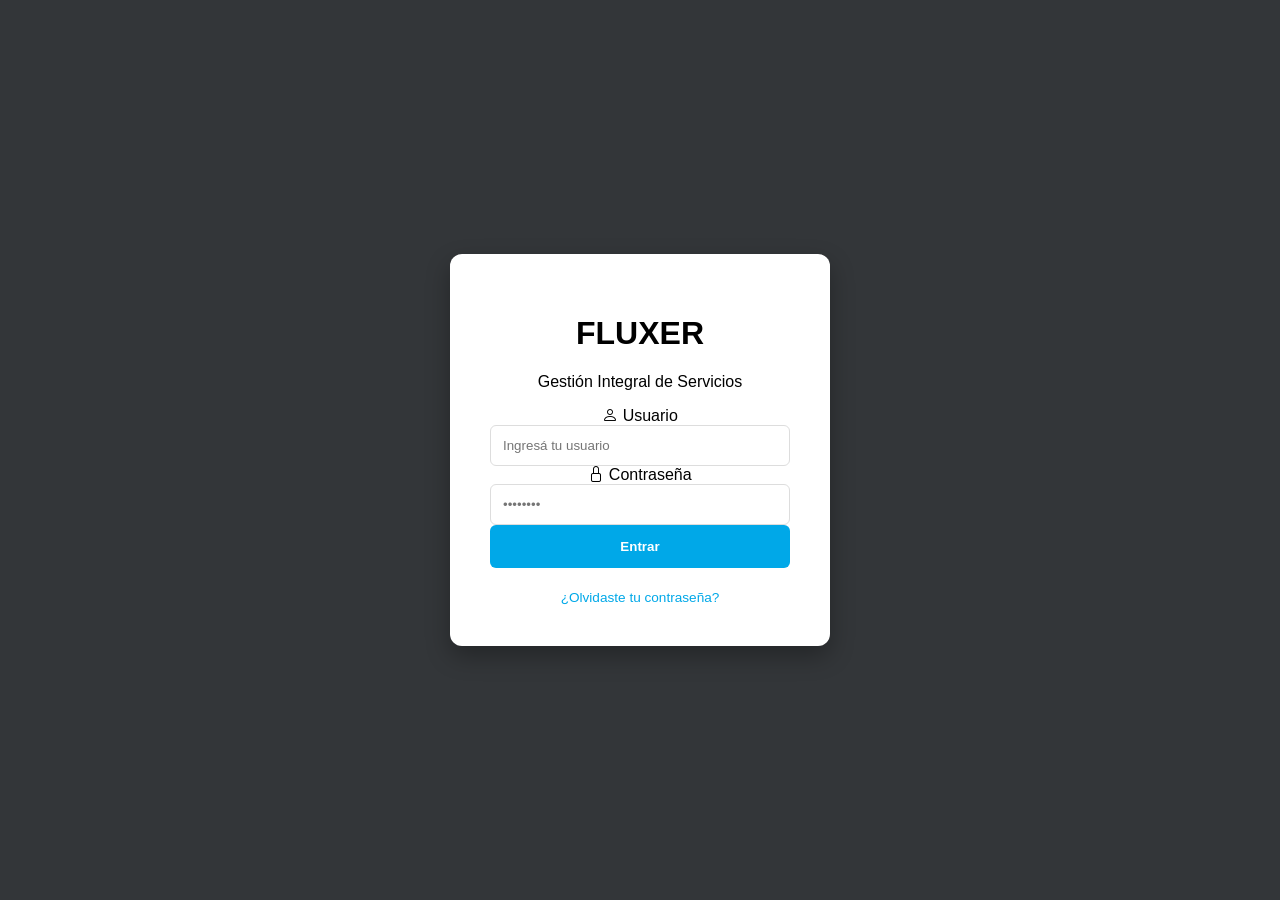
<file: index.html>
<!DOCTYPE html>
<html lang="es">
<head>
    <meta charset="UTF-8">
    <meta name="viewport" content="width=device-width, initial-scale=1.0">
    <title>Fluxer - Iniciar Sesión</title>
    <link rel="stylesheet" href="css/login.css">
    <link rel="stylesheet" href="https://cdn.jsdelivr.net/npm/bootstrap-icons@1.11.1/font/bootstrap-icons.css">
</head>
<body>
    <div class="login-container">
        <div class="login-box">
            <div class="login-header">
                <h1>FLUXER</h1>
                <p>Gestión Integral de Servicios</p>
            </div>
            
            <form action="pages/dashboard.html" method="GET">
                <div class="input-group">
                    <label for="user"><i class="bi bi-person"></i> Usuario</label>
                    <input type="text" id="user" placeholder="Ingresá tu usuario" required>
                </div>
                
                <div class="input-group">
                    <label for="password"><i class="bi bi-lock"></i> Contraseña</label>
                    <input type="password" id="password" placeholder="••••••••" required>
                </div>

                <button type="button"class="btn-login"onclick="window.location.href='pages/dashboard.html'">Entrar</button>

                <div class="login-footer">
                    <a href="#">¿Olvidaste tu contraseña?</a>
                </div>
            </form>

        </div>
    </div>
</body>
</html>
</file>
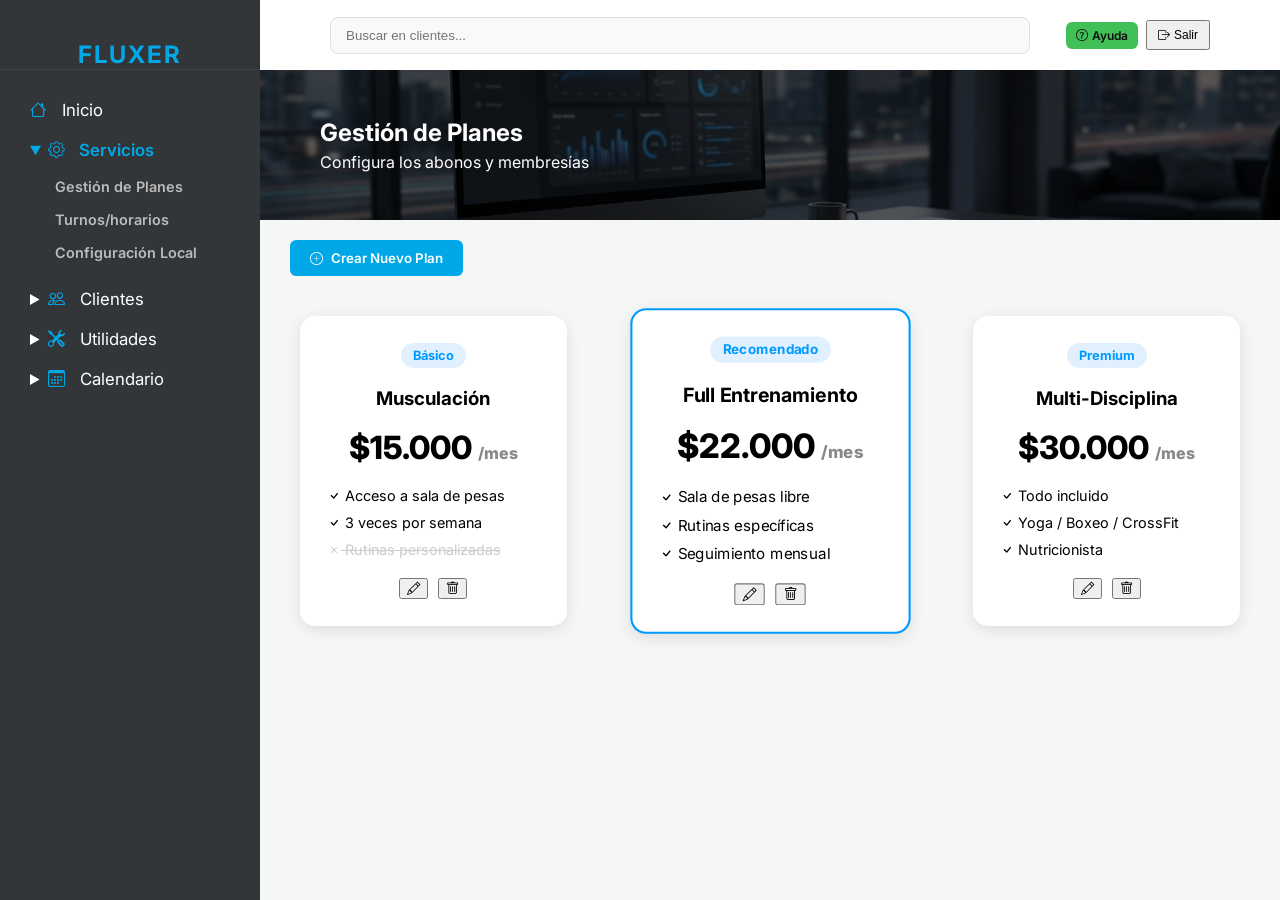
<file: pages/servicios/GestionPlanes.html>
<!DOCTYPE html>
<html lang="es">
<head>
    <meta charset="UTF-8">
    <meta name="viewport" content="width=device-width, initial-scale=1.0">
    <title>Fluxer - Gestión de Planes</title>
    <link rel="stylesheet" href="../../css/style.css">
    <link rel="stylesheet" href="../../css/Servicios/gestion_planes.css">
    <link rel="stylesheet" href="../../css/clientes/formularios_clientes.css">
    <link rel="stylesheet" href="https://cdn.jsdelivr.net/npm/bootstrap-icons@1.11.1/font/bootstrap-icons.css">
</head>
<body>

    <nav class="topbar">
        <button id="menu-toggle" class="hamburger-btn">
            <i class="bi bi-list"></i>
        </button>

        <div class="search-bar">
            <input type="text" placeholder="Buscar en clientes...">
        </div>
        
        <div class="user-actions">
            <button class="btn-help" onclick="openHelp()"><i class="bi bi-question-circle"></i> Ayuda</button>
            <button class="btn-logout" onclick="window.location.href='../../index.html'"><i class="bi bi-box-arrow-right"></i> Salir</button>
        </div>
    </nav>

    <aside class="sidebar">
        <div class="logo">
            <h2>FLUXER</h2>
        </div>
        <ul class="nav-links">
            <li onclick="window.location.href='../dashboard.html'" style="cursor: pointer;">
                <i class="bi bi-house"></i> Inicio
            </li>
            <li class="active">
                <details open>
                    <summary><i class="bi bi-gear"></i> Servicios</summary>
                    <ul class="submenu">
                        <li onclick="window.location.href='GestionPlanes.html'" style="cursor: pointer;" class="active-link">Gestión de Planes</li>
                        <li onclick="window.location.href='horarios.html'" style="cursor: pointer;">Turnos/horarios</li>
                        <li onclick="window.location.href='ConfiguracionLocal.html'" style="cursor: pointer;">Configuración Local</li>
                    </ul>
                </details>
            </li>
            <li>
                <details>
                    <summary><i class="bi bi-people"></i> Clientes</summary>
                    <ul class="submenu">
                        <li onclick="window.location.href='../clientes/Profesionales.html'" style="cursor: pointer;">Profesionales</li>
                        <li onclick="window.location.href='../clientes/CrearClientes.html'" style="cursor: pointer;">Crear Cliente</li>
                        <li onclick="window.location.href='../clientes/ClienteTotales.html'" style="cursor: pointer;">Clientes</li>
                        <li onclick="window.location.href='../clientes/Morosos.html'" style="cursor: pointer;">Morosos</li>
                        <li onclick="window.location.href='../clientes/abonos.html'" style="cursor: pointer;">Ver Planes</li>
                    </ul>
                </details>
            </li>
            <li>
                <details>
                    <summary><i class="bi bi-tools"></i> Utilidades</summary>
                    <ul class="submenu">
                        <li onclick="window.location.href='../utilidades/CategoriasEtiquetas.html'" style="cursor: pointer;">Categorias/Etiquetas</li>
                        <li onclick="window.location.href='../utilidades/Pagos.html'" style="cursor: pointer;">Medios de Pago</li>
                        <li onclick="window.location.href='../utilidades/Feriados.html'" style="cursor: pointer;">Feriados / Días No Laborales</li>
                    </ul>
                </details>
            </li>
            <li>
                <details>
                    <summary><i class="bi bi-calendar3"></i> Calendario</summary>
                    <ul class="submenu">
                        <li onclick="openCalendar()" style="cursor: pointer;">Mensual</li>
                    </ul>
                </details>
            </li>
        </ul>
    </aside>

    <main class="main-content">
        <section id="content-header" style="min-height: 100px; height: 150px; justify-content: center;">
            <h1 id="main-title" style="color: white; text-align: left; margin: 0;">Gestión de Planes</h1>
            <p style="color: white; margin: 5px 0 0 0;">Configura los abonos y membresías</p>
            <img src="../../img/welcome-background.png" alt="Fondo" style="height: 100%;">
        </section>

        <div style="padding: 20px 30px;">
            <button class="btn-primary" style="width: auto; height: auto; padding: 10px 20px;" onclick="openModalNuevoPlan()">
                <i class="bi bi-plus-circle"></i> Crear Nuevo Plan
            </button>
        </div>

        <div class="cuadricula-planes">
            <div class="tarjeta-plan">
                <div class="etiqueta-plan">Básico</div>
                <h3>Musculación</h3>
                <p class="precio">$15.000 <span>/mes</span></p>
                <ul class="caracteristicas-plan">
                    <li><i class="bi bi-check"></i> Acceso a sala de pesas</li>
                    <li><i class="bi bi-check"></i> 3 veces por semana</li>
                    <li class="deshabilitado"><i class="bi bi-x"></i> Rutinas personalizadas</li>
                </ul>
                <div class="acciones-plan">
                    <button class="btn-edit"><i class="bi bi-pencil"></i></button>
                    <button class="btn-delete"><i class="bi bi-trash"></i></button>
                </div>
            </div>

            <div class="tarjeta-plan destacado">
                <div class="etiqueta-plan">Recomendado</div>
                <h3>Full Entrenamiento</h3>
                <p class="precio">$22.000 <span>/mes</span></p>
                <ul class="caracteristicas-plan">
                    <li><i class="bi bi-check"></i> Sala de pesas libre</li>
                    <li><i class="bi bi-check"></i> Rutinas específicas</li>
                    <li><i class="bi bi-check"></i> Seguimiento mensual</li>
                </ul>
                <div class="acciones-plan">
                    <button class="btn-edit"><i class="bi bi-pencil"></i></button>
                    <button class="btn-delete"><i class="bi bi-trash"></i></button>
                </div>
            </div>

            <div class="tarjeta-plan premium">
                <div class="etiqueta-plan">Premium</div>
                <h3>Multi-Disciplina</h3>
                <p class="precio">$30.000 <span>/mes</span></p>
                <ul class="caracteristicas-plan">
                    <li><i class="bi bi-check"></i> Todo incluido</li>
                    <li><i class="bi bi-check"></i> Yoga / Boxeo / CrossFit</li>
                    <li><i class="bi bi-check"></i> Nutricionista</li>
                </ul>
                <div class="acciones-plan">
                    <button class="btn-edit"><i class="bi bi-pencil"></i></button>
                    <button class="btn-delete"><i class="bi bi-trash"></i></button>
                </div>
            </div>
        </div>
    </main>

    <!-- Modal de Nuevo Plan estandarizado -->
    <div id="modalNuevoPlan" class="modal-overlay">
        <div class="modal-content">
            <div class="modal-header">
                <h2><i class="bi bi-plus-circle"></i> Crear Nuevo Plan</h2>
                <button class="close-modal" onclick="closeModalNuevoPlan()">&times;</button>
            </div>
            
            <div class="modal-body">
                <form onsubmit="alert('¡Plan creado con éxito!'); closeModalNuevoPlan(); return false;">
                    <div class="cuadricula-form">
                        <div class="grupo-entrada">
                            <label for="nombre_plan">Nombre del Plan</label>
                            <input type="text" id="nombre_plan" placeholder="Ej: Musculación Full" required>
                        </div>
                        <div class="grupo-entrada">
                            <label for="badge_plan">Etiqueta</label>
                            <input type="text" id="badge_plan" placeholder="Ej: Básico, Recomendado...">
                        </div>
                        <div class="grupo-entrada">
                            <label for="precio_plan">Precio Mensual</label>
                            <input type="text" id="precio_plan" placeholder="$ 0.00" required>
                        </div>
                        <div class="grupo-entrada">
                            <label for="frecuencia_plan">Frecuencia</label>
                            <select id="frecuencia_plan">
                                <option value="mensual">Mensual</option>
                                <option value="trimestral">Trimestral</option>
                                <option value="anual">Anual</option>
                            </select>
                        </div>
                        <div class="grupo-entrada full-width">
                            <label for="caracteristicas_plan">Características (una por línea)</label>
                            <textarea id="caracteristicas_plan" rows="4" placeholder="Ej: Acceso a pesas..."></textarea>
                        </div>
                    </div>

                    <div class="pie-formulario">
                        <button type="button" class="btn-secondary" onclick="closeModalNuevoPlan()">Cancelar</button>
                        <button type="submit" class="btn-primary">Guardar Plan</button>
                    </div>
                </form>
            </div>
        </div>
    </div>

    <script src="../../js/calendario-modal.js"></script>
    <script src="../../js/help.js"></script>
    <script>
        function openModalNuevoPlan() {
            document.getElementById('modalNuevoPlan').style.display = 'flex';
        }

        function closeModalNuevoPlan() {
            document.getElementById('modalNuevoPlan').style.display = 'none';
        }

        window.onclick = function(event) {
            const modal = document.getElementById('modalNuevoPlan');
            const calModal = document.getElementById('calendarModal');
            if (event.target == modal) closeModalNuevoPlan();
            if (event.target == calModal) closeCalendar();
        }
    </script>
    <script>
        // LÓGICA HAMBURGUESA
        const menuToggle = document.getElementById('menu-toggle');
        const sidebar = document.querySelector('.sidebar');

        menuToggle.addEventListener('click', () => {
            sidebar.classList.toggle('active');
        });

        // Cerrar al tocar el main
        document.querySelector('.main-content').addEventListener('click', () => {
            sidebar.classList.remove('active');
        });

        // LÓGICA MODALES
        function openModalNuevoPlan() {
            document.getElementById('modalNuevoPlan').style.display = 'flex';
        }

        function closeModalNuevoPlan() {
            document.getElementById('modalNuevoPlan').style.display = 'none';
        }

        window.onclick = function(event) {
            const modal = document.getElementById('modalNuevoPlan');
            const calModal = document.getElementById('calendarModal');
            if (event.target == modal) closeModalNuevoPlan();
            if (event.target == calModal) closeCalendar();
        }
    </script>
</body>
</html>
</file>
<file: css/login.css>
:root {
    --primary-dark: #333639;
    --accent-blue: #00a8e8;
    --white: #ffffff;
}

body, html {
    margin: 0;
    padding: 0;
    height: 100%;
    width: 100%;
    overflow: hidden; 
}

body {
    font-family: 'Segoe UI', sans-serif;
    background-color: var(--primary-dark);
    display: flex;
    justify-content: center;
    align-items: center;    
}

.login-container {
    display: flex;
    justify-content: center;
    align-items: center;
    width: 100%;
    padding: 20px;
    box-sizing: border-box;
}

.login-box {
    background-color: var(--white);
    padding: 40px;
    border-radius: 12px;
    box-shadow: 0 10px 25px rgba(0,0,0,0.3);
    width: 100%;       
    max-width: 380px;  
    text-align: center;
    box-sizing: border-box; 
}

/* --- ESTILOS INTERNOS --- */

.input-group input { 
    width: 100%; 
    padding: 12px; 
    border: 1px solid #ddd; 
    border-radius: 6px; 
    box-sizing: border-box; 
    outline: none;
}

.input-group input:focus { border-color: var(--accent-blue); }

.btn-login {
    width: 100%;
    padding: 14px;
    background-color: var(--accent-blue);
    color: white;
    border: none;
    border-radius: 6px;
    font-weight: bold;
    cursor: pointer;
    transition: background 0.3s;
}
.btn-login:hover { background-color: #0086ba; }

.login-footer { margin-top: 20px; }
.login-footer a { color: var(--accent-blue); font-size: 0.85rem; text-decoration: none; }





/* --- RESPONSIVE --- */

@media (max-width: 480px) {
    .login-box {
        padding: 30px 20px;
    }
}
</file>
<file: css/style.css>
@import url('https://fonts.googleapis.com/css2?family=Inter:wght@400;500;600;700&display=swap');

* {
    box-sizing: border-box;
}

:root {
    --primary-dark: #333639; /* Gris Grafito */
    --accent-blue: #00a8e8;  /* Celeste Fluxer */
    --bg-light: #f4f7f6;     
    --white: #ffffff;
    --sidebar-width: 260px;
}

body {
    margin: 0;
    font-family: 'Inter', sans-serif;
    background-color: var(--bg-light);
    display: grid;
    grid-template-columns: var(--sidebar-width) 1fr;
    grid-template-rows: 70px 1fr 40px; 
    grid-template-areas: 
        "aside nav"
        "aside main"
        "aside footer";
    min-height: 100vh;
}

/* --- BARRA LATERAL (SIDEBAR) --- */

.sidebar {
    grid-area: aside;
    background-color: var(--primary-dark);
    position: sticky;
    top: 0;
    min-height: 100vh;
}

.logo {
    position: sticky;
    top: 0;
    background-color: var(--primary-dark);
    z-index: 10;
    padding-top: 20px; 
}

.topbar {
    background-color: var(--white);
    display: flex;
    justify-content: space-between;
    align-items: center;
    padding: 15px 30px; 
    box-shadow: 0 2px 5px rgba(0,0,0,0.05);
    position: sticky;
    top: 0;
    z-index: 1000; 
    width: 100%;
    box-sizing: border-box; 
}

.sidebar .logo h2 {
    color: var(--accent-blue);
    text-align: center;
    letter-spacing: 2px;
    border-bottom: 1px solid #444;
    padding-bottom: 0px;
    margin-bottom: 20px;
}

.nav-links {
    list-style: none;
    color:white;
    padding-left: 15px;

}

/* Ajuste para que el submenú no se corra a la derecha */

.nav-links li {
    display: block; 
    padding: 10px 15px;
    font-size: 1.05rem;
    cursor: pointer;
    transition: 0.3s;
}

.nav-links li i {
    margin-right: 10px;
    color: var(--accent-blue);
}

.nav-links li:hover {
    background-color: rgba(255, 255, 255, 0.05);
    border-radius: 8px;
}

.nav-links .active {
    color: var(--accent-blue);
    font-weight: 600;
}

/* Submenú corregido */

.submenu {
    list-style: none;
    padding-left: 25px;
    margin-top: 10px;
}

.submenu li {
    font-size: 0.9rem;
    color: #bbb;
    padding: 8px 0;
}

.submenu li:hover {
    color: white;
    background: none;
}

/* --- NAVBAR Y BUSCADOR --- */

.topbar {
    grid-area: nav;
    background-color: var(--white);
    display: flex;
    justify-content: space-between;
    align-items: center;
    padding: 0 70px;
    box-shadow: 0 2px 5px rgba(0,0,0,0.05);
    position: sticky;
    top: 0;
    z-index: 1000;
}

.search-bar {
    width: 700px;
}

.search-bar input {
    width: 100%;
    padding: 10px 15px;
    border: 1px solid #e0e0e0;
    border-radius: 8px;
    background-color: #f8f9fa;
    outline: none;
}

.user-actions button {
    display: flex;
    align-items: center;
    justify-content: center;
    padding: 6px 10px;
    white-space: nowrap; 
    font-size: 0.75rem;
    gap: 4px;
}
.user-actions {
    display: flex !important;
    flex-direction: row !important; 
    align-items: center;
    gap: 8px; 
    flex-shrink: 0; 
}
/* --- MAIN CONTENT Y BANNER --- */

.main-content {
    grid-area: main;
    padding: 0; 
    overflow-y: auto;
    overflow-x: hidden;
    display: flex;
    flex-direction: column;
}

/* Imagen al 100% de ancho, más alta y sin bordes */ 

#content-header {
    position: relative;
    width: 100%; 
    min-height: 400px;
    height: 400px; 
    margin: 0; 
    display: flex;
    flex-direction: column;
    justify-content: center;
    padding-left: 60px;
    color: white;
    overflow: hidden;
}

#content-header img {
    position: absolute;
    top: 0;
    left: 0;
    width: 100%;
    height: 150%;
    object-fit: cover;
    z-index: -1;
    filter: brightness(0.4);
    
}

/* --- CARDS --- */

.dashboard-grid {
    display: flex;
    flex-wrap: wrap;
    align-items: center;
    justify-content: center;
    gap: 100px;
    padding: 35px; 
}

.card {
    flex: 0 1 280px; 
    height: 160px;    
    background-color: var(--primary-dark);
    color: white;
    padding: 40px;
    border-radius: 15px;
    display: flex;
    align-items: center;
    gap: 30px;
    box-shadow: 0 10px 25px rgba(0,0,0,0.2);
    transition: 0.3s;
}

.card:hover {
    transform: translateY(-5px);
    box-shadow: 0 15px 30px rgba(0,0,0,0.3);
}

.card i {
    font-size: 3rem;
    color: var(--accent-blue);
}

.card .stat {
    font-size: 1.8rem;
    font-weight: 700;
    display: block;
}

.card h3 {
    margin: 0;
    font-size: 0.9rem;
    color: #bbb;
    font-weight: 400;
}

.recent-activity {
    margin-top: 40px;
    padding: 0 30px; 
}

.data-table {
    width: 100%;
    border-collapse: collapse;
    background: white;
    border-radius: 10px;
    overflow: hidden;
    box-shadow: 0 4px 12px rgba(0,0,0,0.05);
}

.data-table th, .data-table td {
    padding: 15px 20px;
    text-align: left;
    border-bottom: 1px solid #eee;
}

.data-table th {
    background-color: #f8f9fa;
    color: var(--primary-dark);
    font-weight: 600;
}

/* Badges de colores para los estados */

.badge {
    padding: 6px 12px;
    border-radius: 50px;
    font-size: 0.85rem;
    font-weight: 500;
    display: inline-block;
    text-align: center;
}

.badge-pending { background: #fff4e6; color: #fd7e14; }
.badge-success { background: #ebfbee; color: #40c057; }


/* --- calendario --- */


.modal-overlay {
    display: none; 
    position: fixed;
    top: 0;
    left: 0;
    width: 75%;
    height: 100%;
    background: rgba(0, 0, 0, 0.6);
    z-index: 9999; /* Por encima de todo */
    backdrop-filter: blur(5px); 
}

/* La caja blanca del calendario */

.modal-content {
    position: relative;
    background: white;
    width: 80%;
    max-width: 1000px;
    margin: 50px auto;
    padding: 20px;
    border-radius: 15px;
    box-shadow: 0 10px 30px rgba(0,0,0,0.3);
    animation: fadeIn 0.3s ease-out;
}

.modal-header {
    display: flex;
    justify-content: space-between;
    align-items: center;
    margin-bottom: 15px;
    border-bottom: 1px solid #eee;
    padding-bottom: 10px;
}

.close-modal {
    background: none;
    border: none;
    font-size: 2rem;
    cursor: pointer;
    color: #666;
}

@keyframes fadeIn {
    from { transform: translateY(-20px); opacity: 0; }
    to { transform: translateY(0); opacity: 1; }
}


/* --- FOOTER --- */

.app-footer {
    grid-area: footer;
    background: var(--white);
    display: flex;
    justify-content: space-between;
    align-items: center;
    padding: 0 20px;
    font-size: 0.8rem;
    color: #888;
    border-top: 1px solid #ddd;
}

.status-online {
    color: #28a745;
    margin-left: 10px;
}

/* --- ESTILOS ADICIONALES PARA FORMULARIOS DE AYUDA --- */

.help-form {
    display: flex;
    flex-direction: column;
    gap: 15px;
}
.btn-help {
    background: #40c057;
    color: rgb(14, 13, 13);
    border: none;
    border-radius: 5%;
}

.help-form .form-group {
    display: flex;
    flex-direction: column;
    gap: 5px;
}

.help-form label {
    font-weight: 600;
    font-size: 0.9rem;
    color: #444;
}

.help-form input, 
.help-form select, 
.help-form textarea {
    padding: 10px;
    border: 1px solid #ddd;
    border-radius: 8px;
    font-family: inherit;
    font-size: 0.95rem;
}

.help-form textarea {
    resize: vertical;
}

.btn-submit-help {
    background-color: var(--accent-blue);
    color: white;
    background: #40c057;
    border: none;
    padding: 12px;
    border-radius: 8px;
    font-weight: 600;
    cursor: pointer;
    transition: 0.3s;
    margin-top: 10px;
}

.btn-submit-help:hover {
    background-color: #0086bc;
    transform: translateY(-2px);
}

/*-- Responsive  */
@media (max-width: 1100px) {
    .search-bar {
        width: 400px;
    }
    .dashboard-grid {
        gap: 40px; 
    }
}

/* 2. TABLETS (Menos de 768px) - Punto de quiebre crítico */

@media (max-width: 768px) {
    body {
        grid-template-columns: 70px 1fr; 
        grid-template-areas: 
            "aside nav"
            "aside main"
            "aside footer";
    }

    :root {
        --sidebar-width: 70px;
    }
    
    .sidebar {
        width: 70px;
        min-width: 70px;
        text-align: center;
    }

    .sidebar .logo h2, 
    .nav-links li span, 
    .nav-links li summary {
        display: none; 
    }

    /* iconos centrados */
    .nav-links {
        padding-left: 0;
    }


    .nav-links li i {
        margin-right: 0;
        font-size: 1.6rem; 
    }


    .submenu {
        padding-left: 0;
    }

    /* --- TOPBAR  --- */
    .topbar {
        padding: 0 15px;
    }

    .search-bar {
        width: 100%; 
        max-width: 250px;
    }

    /* --- CONTENIDO --- */

    .dashboard-grid {
        grid-template-columns: 1fr;
        gap: 20px;
        padding: 20px;
    }

    .card {
        flex: 1 1 100%;
        height: auto;
        padding: 25px;
    }

    #content-header {
        height: 250px;
        min-height: 250px;
        padding-left: 20px;
    }
}


@media screen and (min-width: 480px) and (max-width: 768px) {
    body {
        /*  sidebar fija para que no se oculte */
        grid-template-columns: 180px 1fr; 
        grid-template-areas: 
            "aside nav"
            "aside main"
            "aside footer";
    }

    .sidebar {
        grid-area: aside;
        width: 180px !important;
        min-width: 180px !important;
        display: flex !important;
        flex-direction: column;
        overflow-y: auto;
        background-color: var(--primary-dark);
    }

    /*  BOTONES MÁS JUNTOS */

    .nav-links {
        display: block !important;
        padding: 5px; 
    }

    .nav-links li {
        display: block !important;
        margin-bottom: 2px; 
    }

    .nav-links li a, 
    .nav-links li summary {
        display: flex !important;
        align-items: center;
        padding: 8px 10px; 
        font-size: 0.85rem; 
        color: white;
    }

    .nav-links li i {
        font-size: 1.1rem;
        margin-right: 8px;
        min-width: 20px;
        color: var(--accent-blue);
    }

    /* ---CARDS MÁS CHICAS--- */

    .dashboard-grid {
        display: grid;
        grid-template-columns: repeat(2, 1fr);
        gap: 12px; 
        padding: 15px;
    }

    .card {
        min-width: 0;
        height: 90px; 
        padding: 10px;
        display: flex;
        align-items: center; 
        gap: 10px;
    }

    .card i {
        font-size: 1.5rem;
    }

    .card .stat {
        font-size: 1.1rem;
        margin: 0;
    }

    .card h3 {
        font-size: 0.7rem;
        margin-bottom: 0;
    }

    /* --- TABLA CON DESPLAZAMIENTO --- */

    .recent-activity {
        width: 100%;
        overflow-x: auto; 
        -webkit-overflow-scrolling: touch; 
        border: 1px solid #eee;
        border-radius: 8px;
        margin-top: 15px;
        background-color: white;
    }

    .recent-activity table {
        width: 100%;
        min-width: 550px; 
        border-collapse: collapse;
    }

    .recent-activity th, 
    .recent-activity td {
        padding: 10px;
        white-space: nowrap; 
        font-size: 0.85rem;
    }

    .main-content {
        min-width: 0;
        overflow-x: hidden; 
    }
    
    .topbar {
        padding: 0 10px;
    }

    #content-header {
        height: 160px;
        min-height: 160px;
    }
}


#menu-toggle {
    display: none;
}

#menu-toggle {
    display: none;
}

@media screen and (max-width: 480px) {
    body {
        grid-template-columns: 1fr !important;
        grid-template-rows: auto 1fr auto !important;
        grid-template-areas: 
            "nav"
            "main"
            "footer" !important;
        overflow-x: hidden;
    }

    /* ---  MENÚ LATERAL COMPACTO  --- */

    .sidebar {
        position: fixed !important;
        top: 0;
        left: -220px; /* Escondida fuera de pantalla */
        width: 220px !important;
        height: 100vh !important;
        z-index: 2000;
        transition: 0.3s ease-in-out;
        display: flex !important;
        flex-direction: column !important;
        background-color: var(--primary-dark);
        box-shadow: 5px 0 15px rgba(0,0,0,0.5);
        overflow-y: auto !important;
    }

    /* Clase con JavaScript */

    .sidebar.active {
        left: 0 !important;
    }

    .sidebar .logo {
        display: block !important;
        padding: 20px 25px !important; 
        text-align: left !important;
        border-bottom: 1px solid rgba(255,255,255,0.1);
    }

    .sidebar .logo h2 {
        font-size: 1.2rem !important;
        margin: 0;
    }

    /* --- NAVEGACIÓN: ALINEADA A LA IZQUIERDA --- */

    .nav-links {
        display: flex !important;
        flex-direction: column !important;
        padding: 15px 0 !important;
        gap: 5px;
    }

    .nav-links li {
        width: 100%;
        display: flex !important;
        align-items: center;
        padding: 12px 25px !important; /* Margen  izquierdo */
        text-align: left !important;
        justify-content: flex-start !important;
    }

    /* Estilo para los textos dentro del menú lateral */

    .nav-links li span,
    .nav-links li summary {
        display: inline-block !important; 
        color: white !important;
        margin-left: 12px;
        font-size: 0.95rem;
        cursor: pointer;
    }

    .nav-links li i {
        font-size: 1.4rem !important;
        color: var(--accent-blue) !important;
        min-width: 25px;
    }

    /* Submenús */
    .submenu {
        display: block !important;
        padding-left: 45px !important; /* Sangría  */
        margin-top: 5px;
        list-style: none;
    }

    .submenu li {
        padding: 8px 0 !important;
        font-size: 0.85rem !important;
        border: none !important;
    }

    /* --- TOPBAR: FIJA CON HAMBURGUESA --- */
    
    .topbar {
        grid-area: nav;
        display: flex !important;
        justify-content: space-between;
        align-items: center;
        padding: 0 15px !important;
        background: var(--primary-dark);
        position: sticky;
        top: 0;
        z-index: 1000;
        height: 65px !important;
    }

    #menu-toggle {
        display: block !important;
        background: none;
        border: none;
        color: var(--accent-blue);
        font-size: 2rem;
        cursor: pointer;
        padding: 0;
        margin-right: 10px;
    }

    .search-bar {
        flex: 1 !important;
    }

    .search-bar input {
        width: 100%;
        padding: 8px;
        font-size: 0.85rem;
    }

    .user-actions {
        display: flex !important;
        gap: 8px;
        margin-left: 10px;
    }

    .user-actions button span { 
        display: none !important;
    }

    /* ---  2 COLUMNAS  --- */

    .dashboard-grid {
        display: grid !important;
        grid-template-columns: repeat(2, 1fr) !important;
        gap: 12px !important;
        padding: 15px !important;
    }

    .card {
        height: 80px !important;
        padding: 10px !important;
        display: flex !important;
        flex-direction: row !important;
        align-items: center !important;
        gap: 10px !important;
        background-color: #333333 !important; 
        border-radius: 10px;
        border: 1px solid #444444;
    }

    .card i { font-size: 1.4rem !important; }
    .card .stat { font-size: 1rem !important; margin: 0 !important; color: #ffffff !important; }
    .card h3 { font-size: 0.7rem !important; margin: 0 !important; color: #bbbbbb !important; }

    /* --- TABLA CORREDIZA --- */

    .recent-activity {
        width: 100%;
        overflow-x: auto !important;
        -webkit-overflow-scrolling: touch;
        margin: 15px 0;
        padding: 0 15px;
    }

    .recent-activity table {
        min-width: 550px;
    }
}
</file>
<file: css/Servicios/gestion_planes.css>
.boton-profesional {
    background-color: #40c057;
    display: flex;
    justify-content: center;
    gap: 10px;
}

.boton-profesional:hover {
    background-color: #2f9e44;
    transform: scale(1.05);
    box-shadow: 0 10px 20px rgba(64, 192, 87, 0.3);
}

.formulario-planes {
    background-color: var(--white);
    padding: 30px;
    width: 500px;
    border-radius: 12px;
    box-shadow: 0 4px 20px rgba(0,0,0,0.08);
}


.cabecera-contenido {
    position: relative;
    width: 100%;
    min-height: 100px;
    height: 200px;
    margin: 0;
    display: flex;
    align-items: center;
    flex-direction: column;
    justify-content: center;
    padding-left: 0;
    color: white;
    overflow: hidden;
}

.cuadricula-planes {
    display: grid;
    grid-template-columns: repeat(auto-fit, minmax(100px, 1fr));
    gap: 70px;
    padding: 20px 40px;
}
.modal-overlay {
    display: none; /* Oculto por defecto */
    position: fixed;
    top: 0;
    left: 0;
    width: 100%;
    height: 100%;
    background: rgba(0, 0, 0, 0.6);
    z-index: 9999;
    backdrop-filter: blur(5px); 
}


.tarjeta-plan {
    background: white;
    border-radius: 15px;
    padding: 25px;
    text-align: center;
    box-shadow: 0 4px 15px rgba(0,0,0,0.1);
    border: 2px solid transparent;
    transition: transform 0.3s;
}

.tarjeta-plan:hover {
    transform: translateY(-5px);
}

.tarjeta-plan.destacado {
    border-color: #0099ff;
    scale: 1.05;
}

.etiqueta-plan {
    background: #e1f0ff;
    color: #0099ff;
    padding: 5px 12px;
    border-radius: 20px;
    display: inline-block;
    font-size: 0.8rem;
    font-weight: bold;
    margin-bottom: 0;
}

.precio {
    font-size: 2rem;
    font-weight: 800;
    margin: 15px 0;
}

.precio span {
    font-size: 1rem;
    color: #888;
}

.caracteristicas-plan {
    list-style: none;
    padding: 0;
    margin: 20px 0;
    text-align: left;
}

.caracteristicas-plan li {
    margin-bottom: 10px;
    font-size: 0.9rem;
}

.caracteristicas-plan .deshabilitado {
    color: #ccc;
    text-decoration: line-through;
}

.acciones-plan {
    display: flex;
    justify-content: center;
    gap: 10px;
}

/* --- ESTILOS PARA EL MODAL -- */


#modalNuevoPlan .modal-content {
    max-width: 800px;
    max-height: 650px;
    width: 90%;
    margin: 50px auto;
    padding: 30px;
    border-radius: 12px;
}

#modalNuevoPlan .modal-header {
    margin-bottom: 25px;
    padding-bottom: 15px;
}

#modalNuevoPlan .modal-body {
    width: 100%;
    margin: 0;
    padding: 0;
}

#modalNuevoPlan .cuadricula-form {
    display: grid;
    grid-template-columns: 1fr 1fr;
    gap: 20px;
    margin-bottom: 20px;
}

#modalNuevoPlan .grupo-entrada {
    display: flex;
    flex-direction: column;
    gap: 8px;
}

#modalNuevoPlan .grupo-entrada label {
    font-weight: 600;
    color: #444;
    font-size: 0.95rem;
}

#modalNuevoPlan .grupo-entrada input, 
#modalNuevoPlan .grupo-entrada select, 
#modalNuevoPlan .grupo-entrada textarea {
    
    width: 100%;
    padding: 12px;
    border: 1px solid #ddd;
    border-radius: 8px;
    font-family: inherit;
    font-size: 0.95rem;
    background-color: #fcfcfc;
}

#modalNuevoPlan .grupo-entrada textarea {
    resize: vertical;
    min-height: 100px;
}

#modalNuevoPlan .full-width {
    grid-column: 1 / -1;
}

#modalNuevoPlan .pie-formulario {
    margin-top: 30px;
    padding-top: 20px;
    border-top: 1px solid #eee;
    display: flex;
    justify-content: flex-end;
    gap: 15px;
}



@media screen and (max-width: 480px) {
    
    /* 1. Ajuste del Header (Título y Fondo) */
    
    #content-header {
        height: 95px !important;
        padding: 15px !important;
        flex-direction: column;
        text-align: center;
    }

    #content-header h1 {
        font-size: 1.6rem !important;
        text-align: center !important;
    }

    #content-header p {
        font-size: 0.9rem;
        text-align: center;
    }

    /* 2. Botón "Crear Nuevo Plan" */
    .main-content > div[style*="padding: 20px 30px"] {
        padding: 15px !important;
        display: flex;
        justify-content: center;
    }

    .btn-primary {
        width: 100% !important; 
        justify-content: center;
    }

    /* 3. Cuadrícula de Tarjetas: Una debajo de la otra */

    .cuadricula-planes {
        grid-template-columns: 1fr !important; 
        gap: 20px !important;
        padding: 15px !important;
    }
    .modal-overlay {
    display: none; 
    position: fixed;
    top: 0;
    left: 0;
    width: 95%;
    height: 100%;
    background: rgba(0, 0, 0, 0.6);
    z-index: 9999; 
    backdrop-filter: blur(5px); 
}

    .tarjeta-plan {
        margin: 0 auto;
        width: 100%;
        max-width: 90%;
        min-height: 225px;
    }

    .tarjeta-plan.destacado {
        transform: scale(1); 
        border-width: 3px;
    }

    .precio {
        font-size: 1.8rem;
    }


    #modalNuevoPlan .modal-content {
        width: 95% !important;
        max-height: 85vh;
        height: auto;
        padding: 15px !important;
        margin: 10px auto !important;
        overflow-y: auto;
    }

    #modalNuevoPlan .cuadricula-form {
        grid-template-columns: 1fr !important; 
        gap: 15px !important;
    }

    #modalNuevoPlan .pie-formulario {
        flex-direction: column; 
        gap: 10px;
    }

    #modalNuevoPlan .pie-formulario button {
        width: 100%;
    }
    
}
</file>
<file: css/clientes/formularios_clientes.css>
.contenedor-formulario {
    padding: 40px;
    width: 100%;          
    max-width: 100%;      
    margin: 0;         
    display: block;     
    box-sizing: border-box;
}


.formulario-fluxer {
    background-color: var(--white);
    padding: 30px;     
    width: 90%;     
    max-width: 1300px; 
    margin: 0 auto;   
    border-radius: 15px;
    box-shadow: 0 10px 40px rgba(0,0,0,0.1);
    box-sizing: border-box;
    text-align: left;   
}

.grupo-campo {

    margin-bottom: 5px;
}

.grupo-campo label {
    display: block;
    margin-bottom: 5px;
    font-weight: 600;
}

.grupo-campo input, 
.grupo-campo select, 
.grupo-campo textarea {
    width: 100%;
    padding: 10px;
    border: 1px solid #ddd;
    border-radius: 6px;
    font-family: inherit;
}

.grupo-campo textarea {
    min-height: 100px;
    resize: vertical;
}

.grupo-campo input:focus {
    outline: none;
    border-color: var(--accent-blue);
    box-shadow: 0 0 0 2px rgba(64, 192, 87, 0.1);
}

.cabecera-formulario {
    margin-bottom: 30px;
    border-left: 5px solid var(--accent-blue);
    padding-left: 20px;
}

.cabecera-profesional {
    border-left-color: #40c057; 
}

.cabecera-formulario h1 {
    margin: 0;
    font-size: 1.8rem;
    color: var(--primary-dark);
}

.cabecera-formulario p {
    color: #666;
    margin-top: 5px;
}

.cuadricula-formulario {
    display: grid;
    grid-template-columns: 1fr 1fr;
    gap: 10px;
}

.ancho-completo {
    grid-column: 1 / -1;
    margin-top: 10px;
}

.acciones-formulario {
    margin-top: 30px;
    padding-top: 20px;
    border-top: 1px solid #eee;
    display: flex;
    justify-content: flex-end;
    gap: 15px;
}

/* Botones con estilos específicos no globales */
.boton-profesional {
    background-color: #40c057;
}

.boton-profesional:hover {
    background-color: #2f9e44;
}

/* Estilos para botones de formularios */
.btn-primary, .btn-secondary, .btn-help {
    padding: 10px 25px;
    border-radius: 6px;
    cursor: pointer;
    font-weight: 600;
    transition: all 0.2s;
    font-family: inherit;
    display: inline-flex;
    align-items: center;
    gap: 8px;
}

.btn-primary {
    background-color: var(--accent-blue);
    color: white;
    border: none;
}

.btn-primary:hover {
    background-color: #0086bc;
}

.btn-secondary {
    background: #f8f9fa;
    border: 1px solid #ddd;
    color: #333;
    padding: 10px 20px;
}

.btn-secondary:hover {
    background: #e9ecef;
}

.btn-help {
    background: #40c057;
    color: rgb(14, 13, 13);
    border: none;
}

.btn-help:hover {
    background: #2f9e44;
}

/* Estilo para el link activo en la sidebar */
.enlace-activo {
    color: var(--accent-blue) !important;
    font-weight: bold;
}






/* --- RESPONSIVE: TABLETS Y CELULARES --- */
@media screen and (max-width: 768px) {
    
    .contenedor-formulario {
        padding: 10px;
        width: 100%;
    }

    .formulario-fluxer {
        width: 100%;       
        padding: 5px 15px; 
        border-radius: 8px;
        box-shadow: none;
        border: 1px solid #eee; 
    }

    .cuadricula-formulario {
        grid-template-columns: 1fr; 
        gap: 10px; 
    }

    .cabecera-formulario {
        padding-left: 15px;
        margin-bottom: 20px;
    }

    .cabecera-formulario h1 {
        font-size: 1.4rem;
    }

    .grupo-campo input {
        height: 45px;
        font-size: 1rem;
    }

    .acciones-formulario {
        flex-direction: column-reverse; 
        gap: 10px;
        margin-top: 20px;
    }

    .btn-primary, .btn-secondary, .btn-help {
        width: 100%;     
        justify-content: center;
        padding: 14px;
    }
}

@media screen and (max-width: 400px) {
    .formulario-fluxer {
        padding: 15px 10px;
    }
    
    .cabecera-formulario h1 {
        font-size: 1.2rem;
    }
}
</file>
